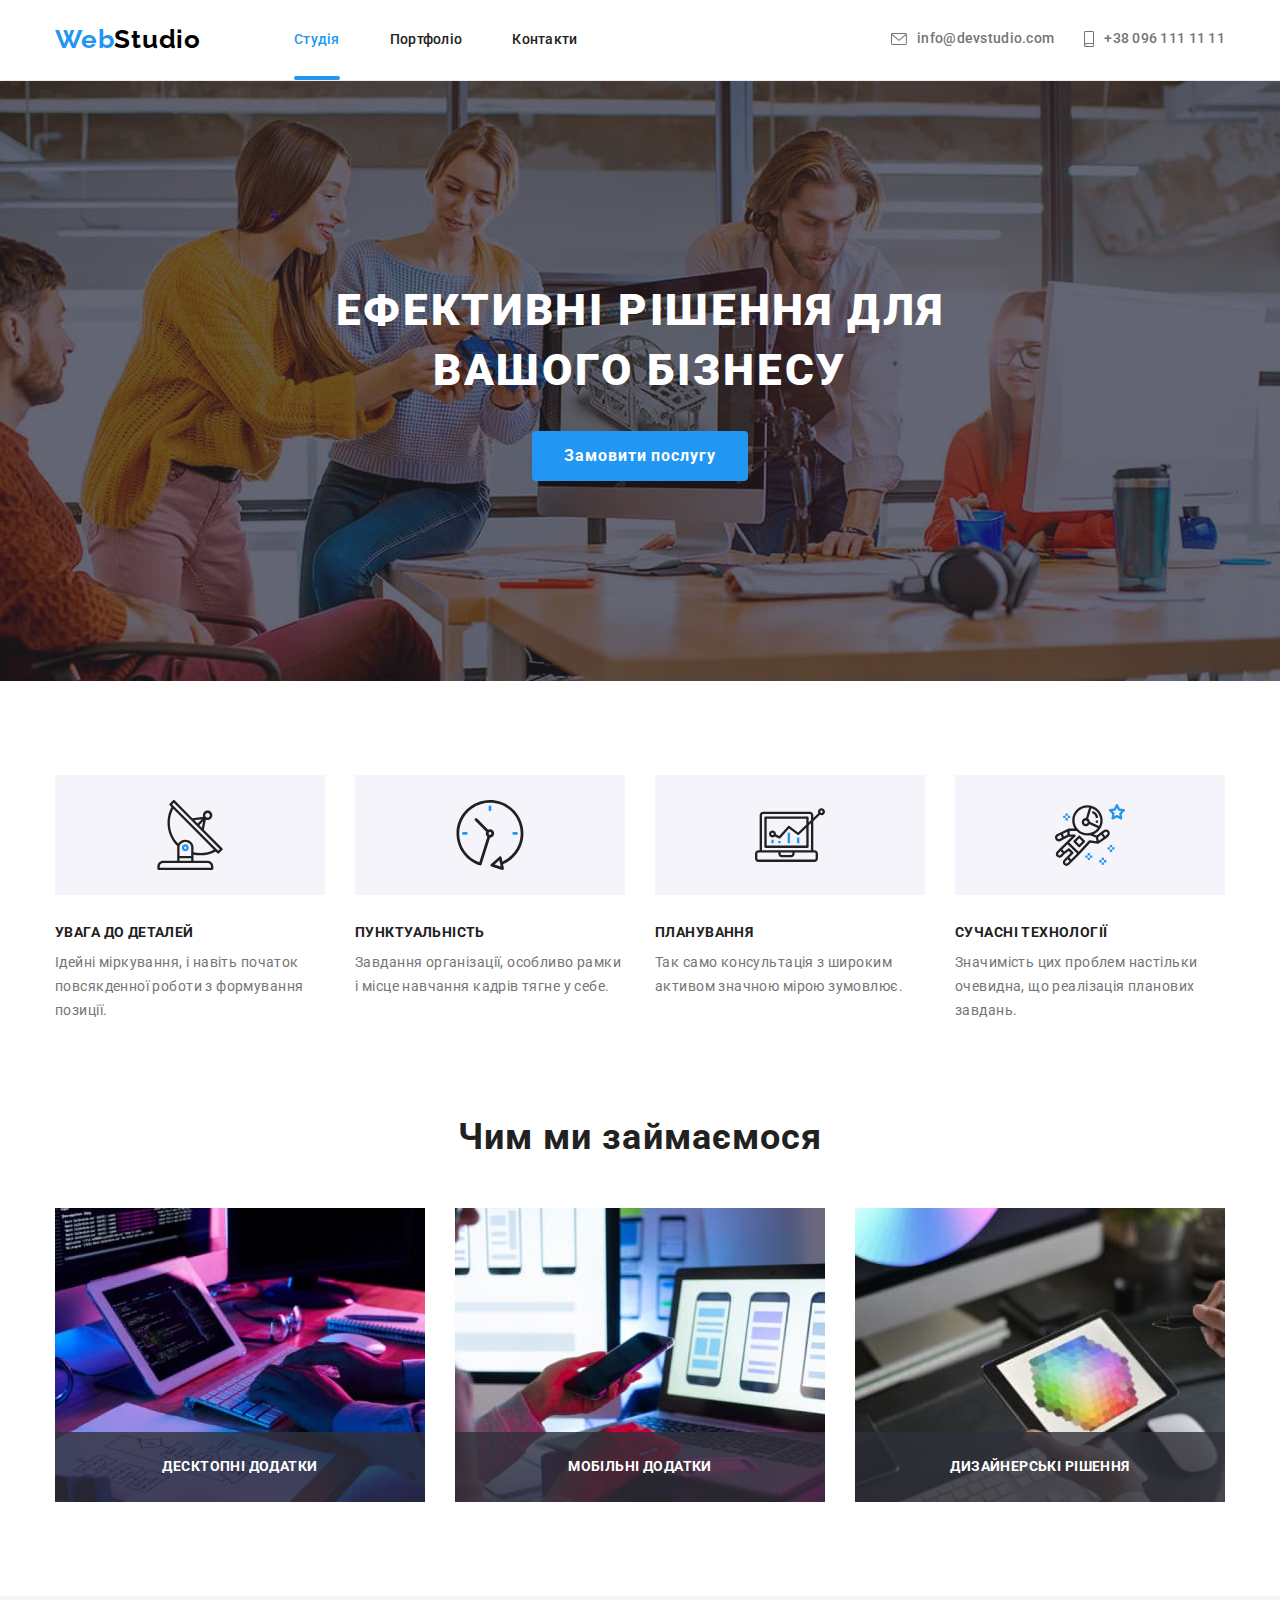
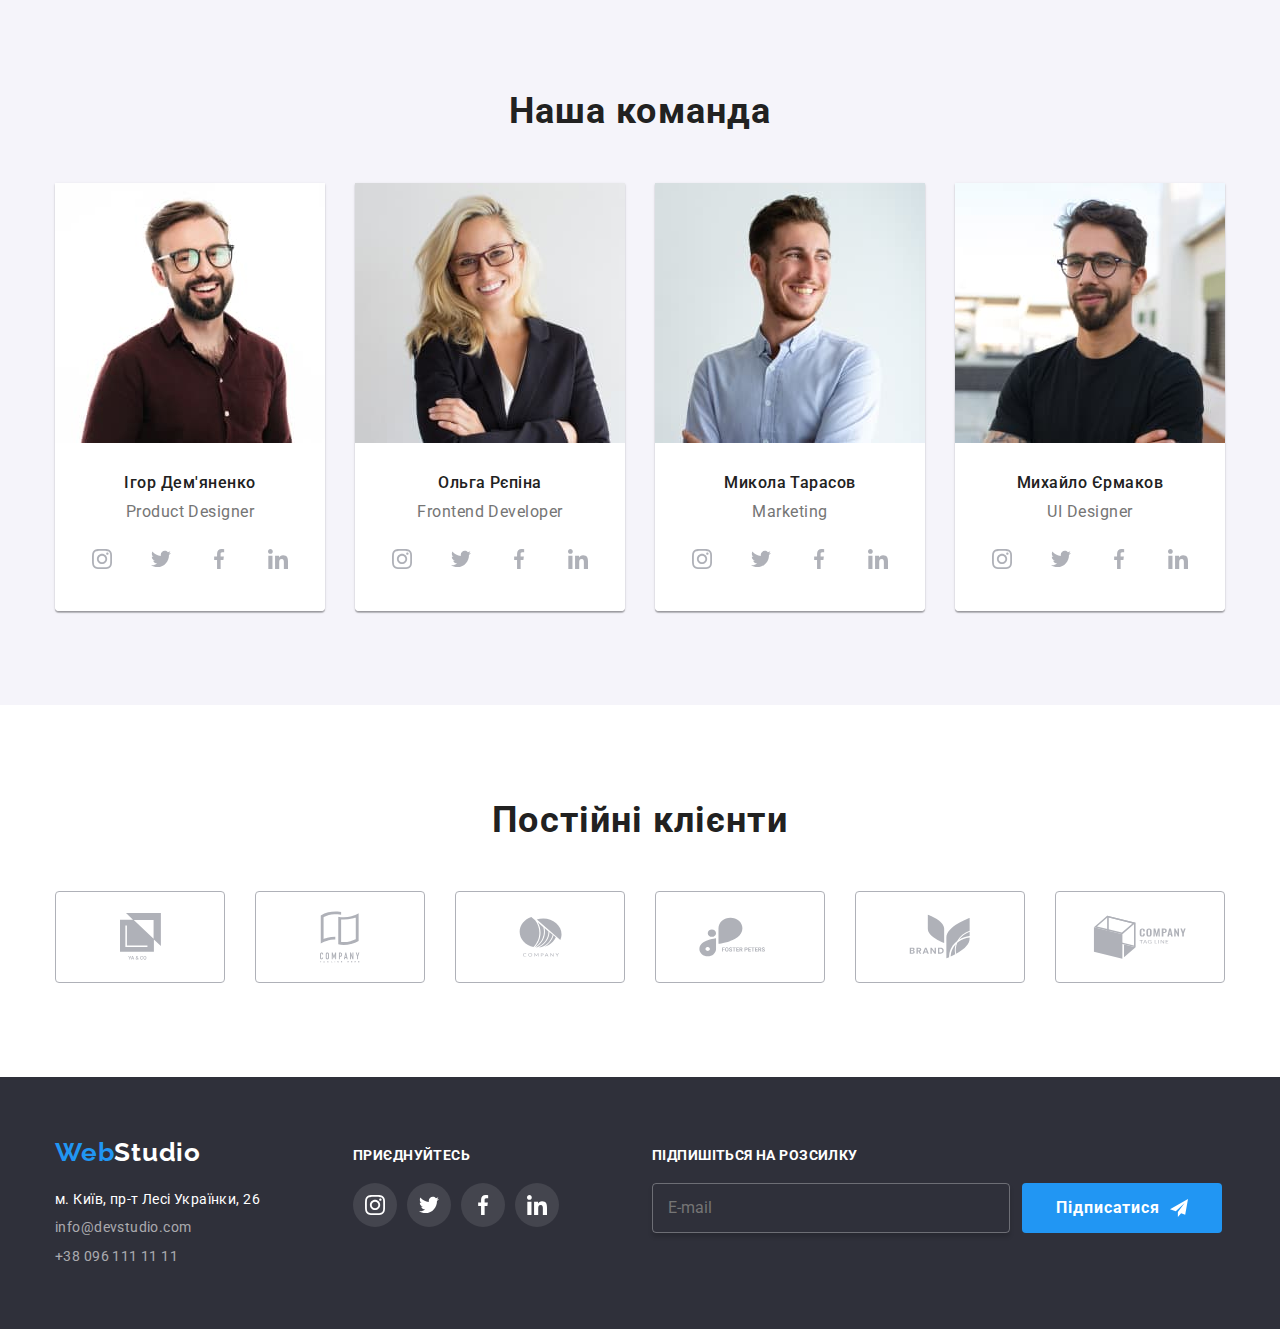
<file: index.html>
<!DOCTYPE html>
<html lang="uk">
  <head>
    <meta charset="UTF-8" />
    <meta http-equiv="X-UA-Compatible" content="IE=edge" />
    <meta name="viewport" content="width=device-width, initial-scale=1.0" />
    <title lang="en">WebStudio</title>
    <link rel="preconnect" href="https://fonts.googleapis.com" />
    <link rel="preconnect" href="https://fonts.gstatic.com" crossorigin />
    <link href="https://fonts.googleapis.com/css2?family=Raleway:wght@700&family=Roboto:wght@400;500;700;900&display=swap" rel="stylesheet" />
    <link rel="stylesheet" href="./css/main.min.css" />
  </head>

  <body>
    <!-- header -->
    <header class="header">
      <div class="header__container container">
        <a class="header__logo logo" href="./index.html" lang="en"><span>Web</span>Studio</a>

        <nav class="header__nav nav">
          <ul class="nav__list">
            <li class="nav__item">
              <a class="nav__link link nav__link--current" href="./index.html">Студія</a>
            </li>
            <li class="nav__item">
              <a class="nav__link link" href="./portfolio.html">Портфоліо</a>
            </li>
            <li class="nav__item">
              <a class="nav__link link" href="">Контакти</a>
            </li>
          </ul>
        </nav>

        <ul class="contacts__list">
          <li class="contacts__item">
            <a class="contacts__link link" href="mailto:info@devstudio.com">
              <svg width="16" height="12" class="contacts__icon">
                <use href="./images/icons.svg#envelope"></use>
              </svg>
              info@devstudio.com
            </a>
          </li>
          <li class="contacts__item">
            <a class="contacts__link link" href="tel:+380961111111">
              <svg width="10" height="16" class="contacts__icon">
                <use href="./images/icons.svg#smartphone"></use>
              </svg>
              +38 096 111 11 11
            </a>
          </li>
        </ul>
      </div>
    </header>

    <main class="main">
      <!-- hero -->
      <section class="hero">
        <div class="hero__container container">
          <h1 class="hero__title">Ефективні рішення для вашого бізнесу</h1>
          <button class="hero__btn btn" type="button" data-modal-open>Замовити послугу</button>
        </div>
      </section>

      <!-- features -->
      <section class="features section">
        <div class="container">
          <h2 class="visually-hidden">Особливості</h2>

          <ul class="features__list">
            <li class="features__item">
              <div class="features__thumb">
                <svg width="70" height="70">
                  <use href="./images/icons.svg#antenna"></use>
                </svg>
              </div>
              <h3 class="features__title subtitle">Увага до деталей</h3>
              <p class="features__descr">Ідейні міркування, і навіть початок повсякденної роботи з формування позиції.</p>
            </li>
            <li class="features__item">
              <div class="features__thumb">
                <svg width="70" height="70">
                  <use href="./images/icons.svg#clock"></use>
                </svg>
              </div>
              <h3 class="features__title subtitle">Пунктуальність</h3>
              <p class="features__descr">Завдання організації, особливо рамки і місце навчання кадрів тягне у себе.</p>
            </li>
            <li class="features__item">
              <div class="features__thumb">
                <svg width="70" height="70">
                  <use href="./images/icons.svg#diagram"></use>
                </svg>
              </div>
              <h3 class="features__title subtitle">Планування</h3>
              <p class="features__descr">Так само консультація з широким активом значною мірою зумовлює.</p>
            </li>
            <li class="features__item">
              <div class="features__thumb">
                <svg width="70" height="70">
                  <use href="./images/icons.svg#astronaut"></use>
                </svg>
              </div>
              <h3 class="features__title subtitle">Сучасні технології</h3>
              <p class="features__descr">Значимість цих проблем настільки очевидна, що реалізація планових завдань.</p>
            </li>
          </ul>
        </div>
      </section>

      <!-- services -->
      <section class="services section">
        <div class="container">
          <h2 class="services__title title">Чим ми займаємося</h2>
          <ul class="services__list">
            <li class="services__item">
              <img src="./images/services-img-1.jpg" alt="набирає код на клавіатурі" width="370" height="294" />
              <div class="services__overlay"><h3 class="services__subtitle subtitle">Десктопні додатки</h3></div>
            </li>
            <li class="services__item">
              <img src="./images/services-img-2.jpg" alt="мобільний телефон у руках" width="370" height="294" />
              <div class="services__overlay"><h3 class="services__subtitle subtitle">Мобільні додатки</h3></div>
            </li>
            <li class="services__item">
              <img src="./images/services-img-3.jpg" alt="візерунок мозаїки на планшеті" width="370" height="294" />
              <div class="services__overlay"><h3 class="services__subtitle subtitle">Дизайнерські рішення</h3></div>
            </li>
          </ul>
        </div>
      </section>

      <!-- team -->
      <section class="team section">
        <div class="team__container container">
          <h2 class="team__title title">Наша команда</h2>
          <ul class="team__list">
            <li class="team__item">
              <img src="./images/team-img-1.jpg" alt="Ігор Дем'яненко" width="270" height="260" />
              <div class="team__wrap">
                <h3 class="team__name">Ігор Дем'яненко</h3>
                <p class="team__text" lang="en">Product Designer</p>

                <ul class="team__socials socials">
                  <li class="socials__item">
                    <a class="socials__link" href="">
                      <svg width="20" height="20">
                        <use href="./images/icons.svg#instagram"></use>
                      </svg>
                    </a>
                  </li>
                  <li class="socials__item">
                    <a class="socials__link" href="">
                      <svg width="20" height="20">
                        <use href="./images/icons.svg#twitter"></use>
                      </svg>
                    </a>
                  </li>
                  <li class="socials__item">
                    <a class="socials__link" href="">
                      <svg width="20" height="20">
                        <use href="./images/icons.svg#facebook"></use>
                      </svg>
                    </a>
                  </li>
                  <li class="socials__item">
                    <a class="socials__link" href="">
                      <svg width="20" height="20">
                        <use href="./images/icons.svg#linkedin"></use>
                      </svg>
                    </a>
                  </li>
                </ul>
              </div>
            </li>
            <li class="team__item">
              <img src="./images/team-img-2.jpg" alt="Ольга Рєпіна" width="270" height="260" />
              <div class="team__wrap">
                <h3 class="team__name">Ольга Рєпіна</h3>
                <p class="team__text" lang="en">Frontend Developer</p>

                <ul class="team__socials socials">
                  <li class="socials__item">
                    <a class="socials__link" href="">
                      <svg width="20" height="20">
                        <use href="./images/icons.svg#instagram"></use>
                      </svg>
                    </a>
                  </li>
                  <li class="socials__item">
                    <a class="socials__link" href="">
                      <svg width="20" height="20">
                        <use href="./images/icons.svg#twitter"></use>
                      </svg>
                    </a>
                  </li>
                  <li class="socials__item">
                    <a class="socials__link" href="">
                      <svg width="20" height="20">
                        <use href="./images/icons.svg#facebook"></use>
                      </svg>
                    </a>
                  </li>
                  <li class="socials__item">
                    <a class="socials__link" href="">
                      <svg width="20" height="20">
                        <use href="./images/icons.svg#linkedin"></use>
                      </svg>
                    </a>
                  </li>
                </ul>
              </div>
            </li>

            <li class="team__item">
              <img src="./images/team-img-3.jpg" alt="Микола Тарасов" width="270" height="260" />
              <div class="team__wrap">
                <h3 class="team__name">Микола Тарасов</h3>
                <p class="team__text" lang="en">Marketing</p>

                <ul class="team__socials socials">
                  <li class="socials__item">
                    <a class="socials__link" href="">
                      <svg width="20" height="20">
                        <use href="./images/icons.svg#instagram"></use>
                      </svg>
                    </a>
                  </li>
                  <li class="socials__item">
                    <a class="socials__link" href="">
                      <svg width="20" height="20">
                        <use href="./images/icons.svg#twitter"></use>
                      </svg>
                    </a>
                  </li>
                  <li class="socials__item">
                    <a class="socials__link" href="">
                      <svg width="20" height="20">
                        <use href="./images/icons.svg#facebook"></use>
                      </svg>
                    </a>
                  </li>
                  <li class="socials__item">
                    <a class="socials__link" href="">
                      <svg width="20" height="20">
                        <use href="./images/icons.svg#linkedin"></use>
                      </svg>
                    </a>
                  </li>
                </ul>
              </div>
            </li>

            <li class="team__item">
              <img src="./images/team-img-4.jpg" alt="Михайло Єрмаков" width="270" height="260" />
              <div class="team__wrap">
                <h3 class="team__name">Михайло Єрмаков</h3>
                <p class="team__text" lang="en">UI Designer</p>

                <ul class="team__socials socials">
                  <li class="socials__item">
                    <a class="socials__link" href="">
                      <svg width="20" height="20">
                        <use href="./images/icons.svg#instagram"></use>
                      </svg>
                    </a>
                  </li>
                  <li class="socials__item">
                    <a class="socials__link" href="">
                      <svg width="20" height="20">
                        <use href="./images/icons.svg#twitter"></use>
                      </svg>
                    </a>
                  </li>
                  <li class="socials__item">
                    <a class="socials__link" href="">
                      <svg width="20" height="20">
                        <use href="./images/icons.svg#facebook"></use>
                      </svg>
                    </a>
                  </li>
                  <li class="socials__item">
                    <a class="socials__link" href="">
                      <svg width="20" height="20">
                        <use href="./images/icons.svg#linkedin"></use>
                      </svg>
                    </a>
                  </li>
                </ul>
              </div>
            </li>
          </ul>
        </div>
      </section>
    </main>

    <!-- clients -->
    <section class="clients section">
      <div class="clients__container container">
        <h2 class="clients__title title">Постійні клієнти</h2>
        <ul class="clients__list">
          <li class="clients__item">
            <a href="" class="clients__link">
              <svg width="41" height="47">
                <use href="./images/icons.svg#yaco"></use>
              </svg>
            </a>
          </li>
          <li class="clients__item">
            <a href="" class="clients__link">
              <svg width="40" height="52">
                <use href="./images/icons.svg#tagline"></use>
              </svg>
            </a>
          </li>
          <li class="clients__item">
            <a href="" class="clients__link">
              <svg width="43" height="51">
                <use href="./images/icons.svg#company"></use>
              </svg>
            </a>
          </li>
          <li class="clients__item">
            <a href="" class="clients__link">
              <svg width="84" height="40">
                <use href="./images/icons.svg#fosterpeter"></use>
              </svg>
            </a>
          </li>
          <li class="clients__item">
            <a href="" class="clients__link">
              <svg width="62" height="45">
                <use href="./images/icons.svg#brand"></use>
              </svg>
            </a>
          </li>
          <li class="clients__item">
            <a href="" class="clients__link">
              <svg width="94" height="44">
                <use href="./images/icons.svg#company-box"></use>
              </svg>
            </a>
          </li>
        </ul>
      </div>
    </section>

    <!-- footer -->
    <footer class="footer">
      <div class="footer__container container">
        <div class="footer__wrap">
          <a class="footer__logo logo" href="/" lang="en"><span>Web</span>Studio</a>
          <address class="footer__address address">
            <ul class="address__list">
              <li class="address__item">
                <a class="address__link link address__link--white" href="" rel="noopener nofollow noreferrer">м. Київ, пр-т Лесі Українки, 26</a>
              </li>
              <li class="address__item">
                <a class="address__link link" href="mailto:info@devstudio.com">info@devstudio.com</a>
              </li>
              <li class="address__item">
                <a class="address__link link" href="tel:+380961111111">+38 096 111 11 11</a>
              </li>
            </ul>
          </address>
        </div>

        <div class="footer__wrap join">
          <b class="join__text">Приєднуйтесь</b>

          <ul class="join__socials socials">
            <li class="socials__item">
              <a class="socials__link join__link" href="">
                <svg width="20" height="20">
                  <use href="./images/icons.svg#instagram"></use>
                </svg>
              </a>
            </li>
            <li class="socials__item">
              <a class="socials__link join__link" href="">
                <svg width="20" height="20">
                  <use href="./images/icons.svg#twitter"></use>
                </svg>
              </a>
            </li>
            <li class="socials__item">
              <a class="socials__link join__link" href="">
                <svg width="20" height="20">
                  <use href="./images/icons.svg#facebook"></use>
                </svg>
              </a>
            </li>
            <li class="socials__item">
              <a class="socials__link join__link" href="">
                <svg width="20" height="20">
                  <use href="./images/icons.svg#linkedin"></use>
                </svg>
              </a>
            </li>
          </ul>
        </div>

        <div class="footer__subscribe subscribe">
          <b class="subscribe__text">Підпишіться на розсилку</b>
          <form class="subscribe__form">
            <input class="subscribe__input" type="email" placeholder="E-mail" />
            <button class="subscribe__btn btn" type="submit">Підписатися</button>
          </form>
        </div>
      </div>
    </footer>

    <!-- modal -->
    <div class="backdrop is-hidden" data-modal>
      <div class="modal">
        <button class="modal__close-btn" type="button" data-modal-close>
          <svg class="modal__close-icon" width="18" height="18"><use href="./images/icons.svg#close"></use></svg>
        </button>
        <p class="modal__title">Залиште свої дані, ми вам передзвонимо</p>

        <form class="modal__form form-massage" autocomplete="off">
          <div class="form-massage__field">
            <label class="form-massage__label" for="user-name">Ім'я </label>
            <div class="form-massage__wrap">
              <input class="form-massage__input" type="text" name="user-name" id="user-name" required />
              <svg class="form-massage__icon" width="18" height="18">
                <use href="./images/icons.svg#form-person"></use>
              </svg>
            </div>
          </div>

          <div class="form-massage__field">
            <label class="form-massage__label" for="user-tel">Телефон</label>
            <div class="form-massage__wrap">
              <input class="form-massage__input" type="tel" name="user-tel" id="user-tel" required />
              <svg class="form-massage__icon" width="18" height="18">
                <use href="./images/icons.svg#form-phone"></use>
              </svg>
            </div>
          </div>

          <div class="form-massage__field">
            <label class="form-massage__label" for="user-email">Пошта</label>
            <div class="form-massage__wrap">
              <input class="form-massage__input" type="email" name="user-email" id="user-email" required />
              <svg class="form-massage__icon" width="18" height="18">
                <use href="./images/icons.svg#form-email"></use>
              </svg>
            </div>
          </div>

          <div class="form-massage__field form-massage__field--end">
            <label class="form-massage__label" for="modal-text">Коментар</label>
            <textarea class="form-massage__textarea" rows="6" name="modal-text" placeholder="Введіть текст" id="modal-text"></textarea>
          </div>

          <label class="form-massage__check-label">
            <input class="visually-hidden form-massage__input-check" type="checkbox" name="privacy" />
            <svg class="form-massage__check-icon" width="16" height="15">
              <use href="./images/icons.svg#check"></use>
            </svg>
            Погоджуюся з розсилкою та приймаю&nbsp; <a href="">Умови договору</a>
          </label>

          <button type="submit" class="btn form-massage__modal-btn">Відправити</button>
        </form>
      </div>
    </div>
    <script src="./js/modal.js"></script>
  </body>
</html>
</file>
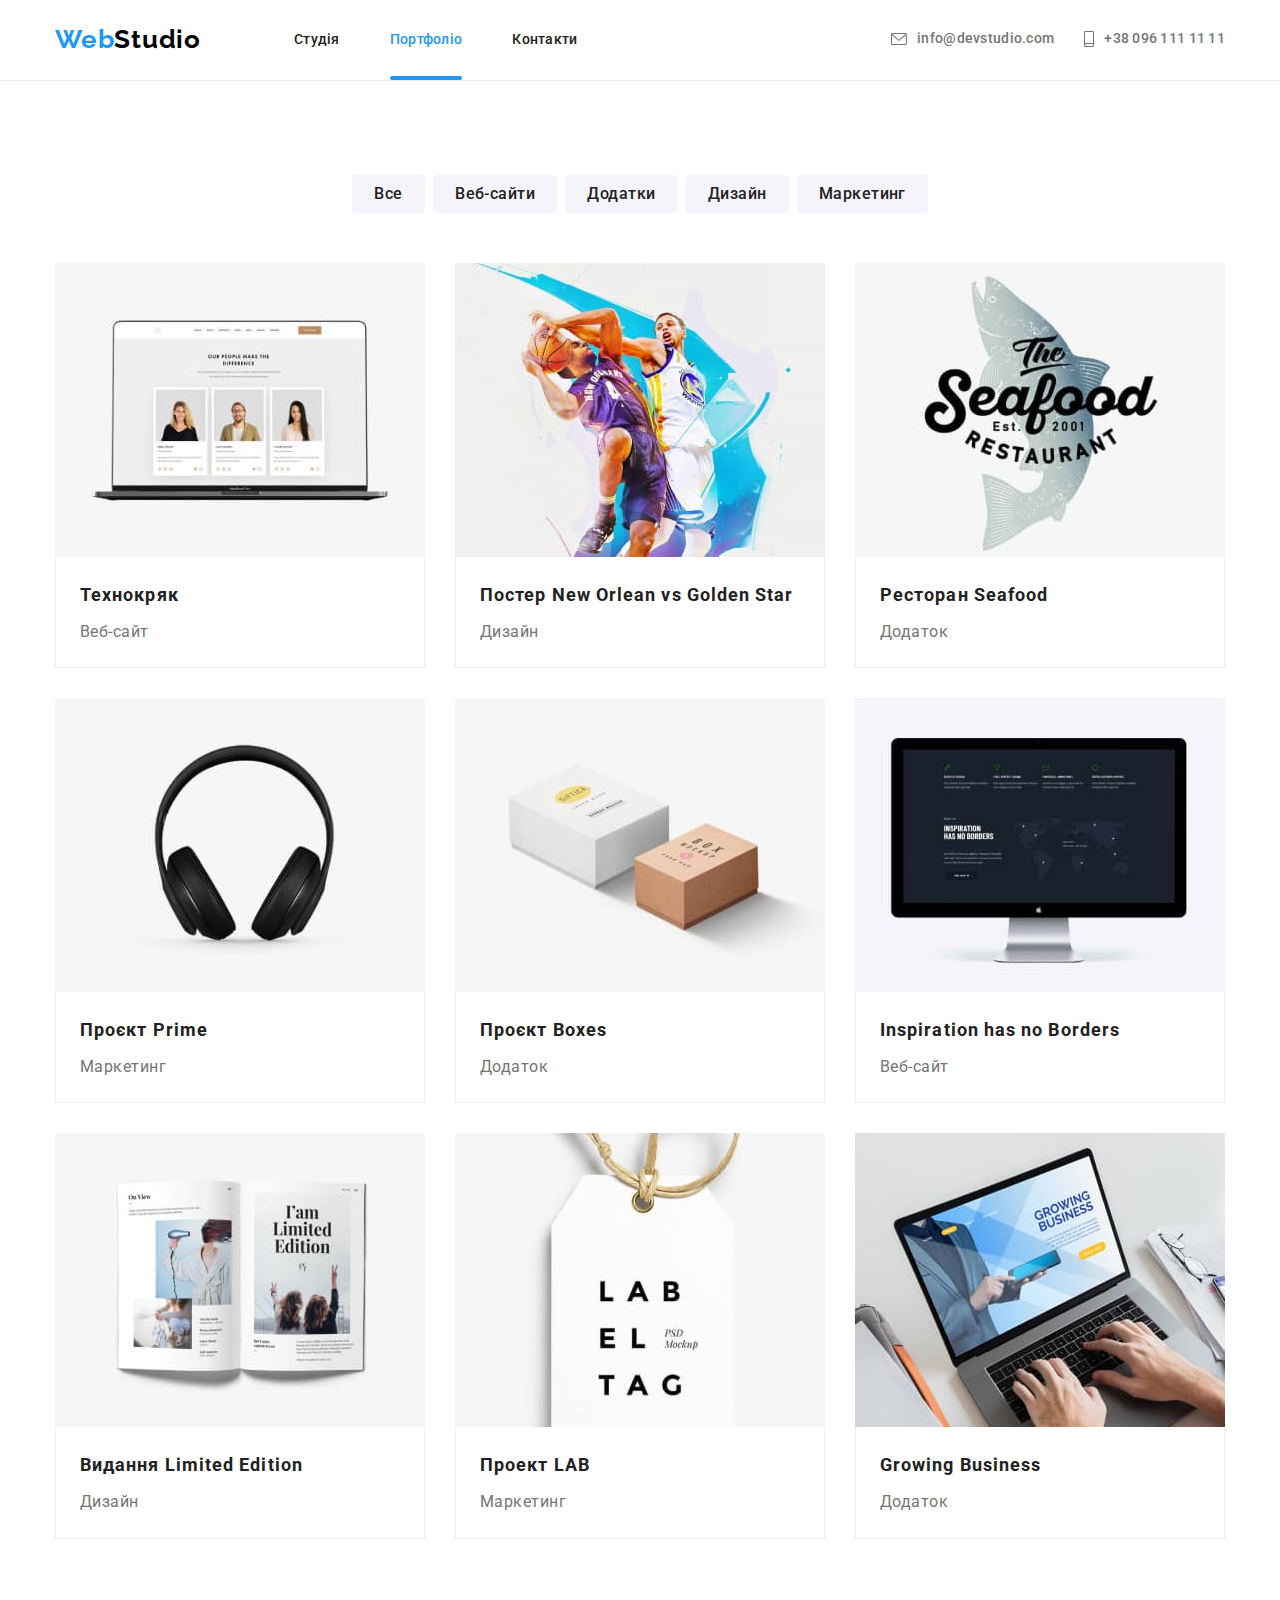
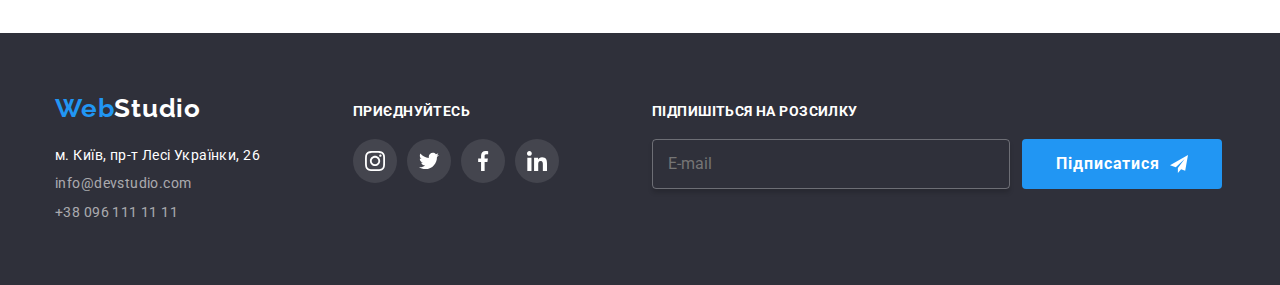
<file: portfolio.html>
<!DOCTYPE html>
<html lang="uk">
  <head>
    <meta charset="UTF-8" />
    <meta http-equiv="X-UA-Compatible" content="IE=edge" />
    <meta name="viewport" content="width=device-width, initial-scale=1.0" />
    <title lang="en">Portfolio</title>
    <link rel="preconnect" href="https://fonts.googleapis.com" />
    <link rel="preconnect" href="https://fonts.gstatic.com" crossorigin />
    <link href="https://fonts.googleapis.com/css2?family=Raleway:wght@700&family=Roboto:wght@400;500;700;900&display=swap" rel="stylesheet" />
    <link rel="stylesheet" href="./css/main.min.css" />
  </head>

  <body>
    <!-- header -->
    <header class="header">
      <div class="header__container container">
        <a class="header__logo logo" href="./index.html" lang="en"><span>Web</span>Studio</a>

        <nav class="header__nav nav">
          <ul class="nav__list">
            <li class="nav__item">
              <a class="nav__link link" href="./index.html">Студія</a>
            </li>
            <li class="nav__item">
              <a class="nav__link link nav__link--current" href="./portfolio.html">Портфоліо</a>
            </li>
            <li class="nav__item">
              <a class="nav__link link" href="">Контакти</a>
            </li>
          </ul>
        </nav>

        <ul class="contacts__list">
          <li class="contacts__item">
            <a class="contacts__link link" href="mailto:info@devstudio.com">
              <svg width="16" height="12" class="contacts__icon">
                <use href="./images/icons.svg#envelope"></use>
              </svg>
              info@devstudio.com
            </a>
          </li>
          <li class="contacts__item">
            <a class="contacts__link link" href="tel:+380961111111">
              <svg width="10" height="16" class="contacts__icon">
                <use href="./images/icons.svg#smartphone"></use>
              </svg>
              +38 096 111 11 11
            </a>
          </li>
        </ul>
      </div>
    </header>

    <main class="main">
      <!-- portfolio -->
      <section class="portfolio section">
        <div class="container">
          <h1 class="visually-hidden">Портфоліо</h1>

          <ul class="filter__list">
            <li class="filter__item"><button class="filter__btn btn" type="button">Все</button></li>
            <li class="filter__item"><button class="filter__btn btn" type="button">Веб-сайти</button></li>
            <li class="filter__item"><button class="filter__btn btn" type="button">Додатки</button></li>
            <li class="filter__item"><button class="filter__btn btn" type="button">Дизайн</button></li>
            <li class="filter__item"><button class="filter__btn btn" type="button">Маркетинг</button></li>
          </ul>

          <ul class="gallery__list">
            <li class="gallery__item">
              <a class="gallery__link link" href="">
                <div class="gallery__top-wrap">
                  <img src="./images/gallery-img-1.jpg" alt="Монітор комп'ютера" width="370" height="294" />
                  <p class="gallery__overlay">
                    Ресурс пропонує комплексні пропозиції з різним рівнем функціоналу та сервісів. Все це дозволить відвідувачу отримати вичерпні відомості про компанію чи приватну особу.
                  </p>
                </div>
                <div class="gallery__wrap">
                  <h2 class="gallery__title">Технокряк</h2>
                  <p class="gallery__text">Веб-сайт</p>
                </div>
              </a>
            </li>
            <li class="gallery__item">
              <a class="gallery__link link" href="">
                <div class="gallery__top-wrap">
                  <img src="./images/gallery-img-2.jpg" alt="Два баскетболіста гуляють в баскетбол" width="370" height="294" />
                  <p class="gallery__overlay">
                    Ресурс пропонує комплексні пропозиції з різним рівнем функціоналу та сервісів. Все це дозволить відвідувачу отримати вичерпні відомості про компанію чи приватну особу.
                  </p>
                </div>
                <div class="gallery__wrap">
                  <h2 class="gallery__title">Постер <span lang="en">New Orlean vs Golden Star</span></h2>
                  <p class="gallery__text">Дизайн</p>
                </div>
              </a>
            </li>
            <li class="gallery__item">
              <a class="gallery__link link" href="">
                <div class="gallery__top-wrap">
                  <img src="./images/gallery-img-3.jpg" alt="Логотип ресторану" width="370" height="294" />
                  <p class="gallery__overlay">
                    Ресурс пропонує комплексні пропозиції з різним рівнем функціоналу та сервісів. Все це дозволить відвідувачу отримати вичерпні відомості про компанію чи приватну особу.
                  </p>
                </div>
                <div class="gallery__wrap">
                  <h2 class="gallery__title">Ресторан <span lang="en">Seafood</span></h2>
                  <p class="gallery__text">Додаток</p>
                </div>
              </a>
            </li>
            <li class="gallery__item">
              <a class="gallery__link link" href="">
                <div class="gallery__top-wrap">
                  <img src="./images/gallery-img-4.jpg" alt="Навушники" width="370" height="294" />
                  <p class="gallery__overlay">
                    Ресурс пропонує комплексні пропозиції з різним рівнем функціоналу та сервісів. Все це дозволить відвідувачу отримати вичерпні відомості про компанію чи приватну особу.
                  </p>
                </div>
                <div class="gallery__wrap">
                  <h2 class="gallery__title">Проєкт <span lang="en">Prime</span></h2>
                  <p class="gallery__text">Маркетинг</p>
                </div>
              </a>
            </li>
            <li class="gallery__item">
              <a class="gallery__link link" href="">
                <div class="gallery__top-wrap">
                  <img src="./images/gallery-img-5.jpg" alt="Дві коробки" width="370" height="294" />
                  <p class="gallery__overlay">
                    Ресурс пропонує комплексні пропозиції з різним рівнем функціоналу та сервісів. Все це дозволить відвідувачу отримати вичерпні відомості про компанію чи приватну особу.
                  </p>
                </div>
                <div class="gallery__wrap">
                  <h2 class="gallery__title">Проєкт <span lang="en">Boxes</span></h2>
                  <p class="gallery__text">Додаток</p>
                </div>
              </a>
            </li>
            <li class="gallery__item">
              <a class="gallery__link link" href="">
                <div class="gallery__top-wrap">
                  <img src="./images/gallery-img-6.jpg" alt="Монітор" width="370" height="294" />
                  <p class="gallery__overlay">
                    Ресурс пропонує комплексні пропозиції з різним рівнем функціоналу та сервісів. Все це дозволить відвідувачу отримати вичерпні відомості про компанію чи приватну особу.
                  </p>
                </div>
                <div class="gallery__wrap">
                  <h2 class="gallery__title" lang="en">Inspiration has no Borders</h2>
                  <p class="gallery__text">Веб-сайт</p>
                </div>
              </a>
            </li>
            <li class="gallery__item">
              <a class="gallery__link link" href="">
                <div class="gallery__top-wrap">
                  <img src="./images/gallery-img-7.jpg" alt="Відкрита книга" width="370" height="294" />
                  <p class="gallery__overlay">
                    Ресурс пропонує комплексні пропозиції з різним рівнем функціоналу та сервісів. Все це дозволить відвідувачу отримати вичерпні відомості про компанію чи приватну особу.
                  </p>
                </div>
                <div class="gallery__wrap">
                  <h2 class="gallery__title">Видання <span lang="en">Limited Edition</span></h2>
                  <p class="gallery__text">Дизайн</p>
                </div>
              </a>
            </li>
            <li class="gallery__item">
              <a class="gallery__link link" href="">
                <div class="gallery__top-wrap">
                  <img src="./images/gallery-img-8.jpg" alt="Бирка" width="370" height="294" />
                  <p class="gallery__overlay">
                    Ресурс пропонує комплексні пропозиції з різним рівнем функціоналу та сервісів. Все це дозволить відвідувачу отримати вичерпні відомості про компанію чи приватну особу.
                  </p>
                </div>
                <div class="gallery__wrap">
                  <h2 class="gallery__title">Проект <span>LAB</span></h2>
                  <p class="gallery__text">Маркетинг</p>
                </div>
              </a>
            </li>
            <li class="gallery__item">
              <a class="gallery__link link" href="">
                <div class="gallery__top-wrap">
                  <img src="./images/gallery-img-9.jpg" alt="Ноутбук" width="370" height="294" />
                  <p class="gallery__overlay">
                    Ресурс пропонує комплексні пропозиції з різним рівнем функціоналу та сервісів. Все це дозволить відвідувачу отримати вичерпні відомості про компанію чи приватну особу.
                  </p>
                </div>
                <div class="gallery__wrap">
                  <h2 class="gallery__title" lang="en">Growing Business</h2>
                  <p class="gallery__text">Додаток</p>
                </div>
              </a>
            </li>
          </ul>
        </div>
      </section>
    </main>
    <!-- footer -->
    <!-- footer -->
    <footer class="footer">
      <div class="footer__container container">
        <div class="footer__wrap">
          <a class="footer__logo logo" href="/" lang="en"><span>Web</span>Studio</a>
          <address class="footer__address address">
            <ul class="address__list">
              <li class="address__item">
                <a class="address__link link address__link--white" href="" rel="noopener nofollow noreferrer">м. Київ, пр-т Лесі Українки, 26</a>
              </li>
              <li class="address__item">
                <a class="address__link link" href="mailto:info@devstudio.com">info@devstudio.com</a>
              </li>
              <li class="address__item">
                <a class="address__link link" href="tel:+380961111111">+38 096 111 11 11</a>
              </li>
            </ul>
          </address>
        </div>

        <div class="footer__wrap join">
          <b class="join__text">Приєднуйтесь</b>

          <ul class="join__socials socials">
            <li class="socials__item">
              <a class="socials__link join__link" href="">
                <svg width="20" height="20">
                  <use href="./images/icons.svg#instagram"></use>
                </svg>
              </a>
            </li>
            <li class="socials__item">
              <a class="socials__link join__link" href="">
                <svg width="20" height="20">
                  <use href="./images/icons.svg#twitter"></use>
                </svg>
              </a>
            </li>
            <li class="socials__item">
              <a class="socials__link join__link" href="">
                <svg width="20" height="20">
                  <use href="./images/icons.svg#facebook"></use>
                </svg>
              </a>
            </li>
            <li class="socials__item">
              <a class="socials__link join__link" href="">
                <svg width="20" height="20">
                  <use href="./images/icons.svg#linkedin"></use>
                </svg>
              </a>
            </li>
          </ul>
        </div>

        <div class="footer__subscribe subscribe">
          <b class="subscribe__text">Підпишіться на розсилку</b>
          <form class="subscribe__form">
            <input class="subscribe__input" type="email" placeholder="E-mail" />
            <button class="subscribe__btn btn" type="submit">Підписатися</button>
          </form>
        </div>
      </div>
    </footer>
  </body>
</html>
</file>
<file: css/main.min.css>
:root{--primary-text-color: #757575;--title-text-color: #212121;--accent-color: #2196f3;--primary-font-size: 14px;--primary-letter-spacing: 0.03em;--timing-function: cubic-bezier(0.4, 0, 0.2, 1)}/*! modern-normalize v1.1.0 | MIT License | https://github.com/sindresorhus/modern-normalize */*,::before,::after{-webkit-box-sizing:border-box;box-sizing:border-box}html{line-height:1.15;-webkit-text-size-adjust:100%;-moz-tab-size:4;-o-tab-size:4;tab-size:4}body{margin:0;font-family:system-ui,-apple-system,"Segoe UI",Roboto,Helvetica,Arial,sans-serif,"Apple Color Emoji","Segoe UI Emoji"}hr{height:0;color:inherit}abbr[title]{-webkit-text-decoration:underline dotted;text-decoration:underline dotted}b,strong{font-weight:bolder}code,kbd,samp,pre{font-family:ui-monospace,SFMono-Regular,Consolas,"Liberation Mono",Menlo,monospace;font-size:1em}small{font-size:80%}sub,sup{font-size:75%;line-height:0;position:relative;vertical-align:baseline}sub{bottom:-0.25em}sup{top:-0.5em}table{text-indent:0;border-color:inherit}button,input,optgroup,select,textarea{font-family:inherit;font-size:100%;line-height:1.15;margin:0}button,select{text-transform:none}button,[type=button],[type=reset],[type=submit]{-webkit-appearance:button}::-moz-focus-inner{border-style:none;padding:0}:-moz-focusring{outline:1px dotted ButtonText}:-moz-ui-invalid{box-shadow:none}legend{padding:0}progress{vertical-align:baseline}::-webkit-inner-spin-button,::-webkit-outer-spin-button{height:auto}[type=search]{-webkit-appearance:textfield;outline-offset:-2px}::-webkit-search-decoration{-webkit-appearance:none}::-webkit-file-upload-button{-webkit-appearance:button;font:inherit}summary{display:list-item}p,h1,h2,h3,h4,h5,h6{margin:0}ul{margin:0;padding:0;list-style:none}button{cursor:pointer}img{display:block;max-width:100%}address{font-style:normal}body{font-family:"Roboto",sans-serif;color:var(--primary-text-color);background-color:#fff}.section{padding-top:94px;padding-bottom:94px}.link{color:currentColor;text-decoration:none}.visually-hidden{position:absolute;white-space:nowrap;width:1px;height:1px;overflow:hidden;border:0;padding:0;clip:rect(0 0 0 0);-webkit-clip-path:inset(50%);clip-path:inset(50%);margin:-1px}.logo{font-family:"Raleway",sans-serif;font-weight:700;font-size:26px;line-height:1.19;letter-spacing:var(--primary-letter-spacing);text-decoration:none}.logo span{color:var(--accent-color)}.header__logo{margin-right:93px;color:#000}.footer__logo{display:inline-block;margin-bottom:20px;color:#fff}.container{width:1200px;padding-left:15px;padding-right:15px;margin:0 auto}.title{margin-bottom:50px;text-align:center;font-weight:700;font-size:36px;line-height:1.17;letter-spacing:var(--primary-letter-spacing);color:var(--title-text-color)}.subtitle{font-weight:700;font-size:var(--primary-font-size);line-height:1.14;letter-spacing:var(--primary-letter-spacing);text-transform:uppercase}.btn{border:none;border-radius:4px;font-size:16px}.btn:hover,.btn:focus{background-color:#188ce8}.socials{display:-webkit-box;display:-ms-flexbox;display:flex}.socials__link{width:44px;height:44px;display:-webkit-box;display:-ms-flexbox;display:flex;-webkit-box-align:center;-ms-flex-align:center;align-items:center;-webkit-box-pack:center;-ms-flex-pack:center;justify-content:center;border-radius:50%;-webkit-transition:background-color 250ms var(--timing-function),fill 250ms var(--timing-function);transition:background-color 250ms var(--timing-function),fill 250ms var(--timing-function);fill:#afb1b8}.socials__link:hover,.socials__link:focus{background-color:var(--accent-color);fill:#fff}.backdrop{position:fixed;top:0;left:0;width:100%;height:100%;background-color:rgba(0,0,0,.2);-webkit-transition:opacity 250ms var(--timing-function),visibility 250ms var(--timing-function);transition:opacity 250ms var(--timing-function),visibility 250ms var(--timing-function)}.modal{position:absolute;top:50%;left:50%;-webkit-transform:translate(-50%, -50%) rotate(0) scale(1);transform:translate(-50%, -50%) rotate(0) scale(1);width:528px;min-height:581px;padding:40px;border-radius:4px;background-color:#fff;-webkit-box-shadow:0px 1px 3px rgba(0,0,0,.12),0px 1px 1px rgba(0,0,0,.14),0px 2px 1px rgba(0,0,0,.2);box-shadow:0px 1px 3px rgba(0,0,0,.12),0px 1px 1px rgba(0,0,0,.14),0px 2px 1px rgba(0,0,0,.2);-webkit-transition:-webkit-transform 250ms var(--timing-function);transition:-webkit-transform 250ms var(--timing-function);transition:transform 250ms var(--timing-function);transition:transform 250ms var(--timing-function), -webkit-transform 250ms var(--timing-function);-webkit-transform-origin:top left;transform-origin:top left}.backdrop.is-hidden .modal{-webkit-transform:translate(-50%, -50%) rotate(90deg) scale(0.5);transform:translate(-50%, -50%) rotate(90deg) scale(0.5)}.is-hidden{visibility:hidden;opacity:0;pointer-events:none}.modal__close-btn{position:absolute;top:8px;right:8px;width:30px;height:30px;display:-webkit-box;display:-ms-flexbox;display:flex;-webkit-box-align:center;-ms-flex-align:center;align-items:center;-webkit-box-pack:center;-ms-flex-pack:center;justify-content:center;border:1px solid rgba(0,0,0,.1);border-radius:50%;background-color:#fff;color:#000;padding:0;-webkit-transition:color 250ms var(--timing-function);transition:color 250ms var(--timing-function)}.modal__close-btn:hover,.modal__close-btn:focus{color:var(--accent-color)}.modal__close-icon{fill:currentColor}.no-scroll{overflow:hidden}.modal__title{margin-bottom:12px;font-weight:700;font-size:20px;line-height:1.15;letter-spacing:var(--primary-letter-spacing);color:var(--title-text-color)}.form-massage__field{margin-bottom:10px}.form-massage__field--end{margin-bottom:20px}.form-massage__label{display:block;margin-bottom:4px;font-weight:400;font-size:12px;line-height:1.17;letter-spacing:.01em}.form-massage__wrap{position:relative}.form-massage__input{width:100%;height:40px;padding-left:42px;border:1px solid rgba(33,33,33,.2);border-radius:4px;outline:none;font-size:var(--primary-font-size);color:inherit;-webkit-transition:border-color 250ms var(--timing-function),outline 250ms var(--timing-function);transition:border-color 250ms var(--timing-function),outline 250ms var(--timing-function)}.form-massage__input:focus{outline:1px solid var(--accent-color);border-color:var(--accent-color)}.form-massage__icon{position:absolute;left:14px;top:50%;-webkit-transform:translateY(-50%);transform:translateY(-50%);-webkit-transition:fill 250ms var(--timing-function);transition:fill 250ms var(--timing-function)}.form-massage__input:focus+.form-massage__icon{fill:var(--accent-color)}.form-massage__textarea{width:100%;padding:12px 16px;border:1px solid rgba(33,33,33,.2);border-radius:4px;resize:none;color:inherit;font-size:var(--primary-font-size);-webkit-transition:border-color 250ms var(--timing-function),outline 250ms var(--timing-function);transition:border-color 250ms var(--timing-function),outline 250ms var(--timing-function)}.form-massage__textarea:focus{outline:1px solid var(--accent-color);border-color:var(--accent-color)}.form-massage__textarea::-webkit-input-placeholder{font-size:12px;line-height:1.17;letter-spacing:.01em;color:rgba(117,117,117,.5)}.form-massage__textarea::-moz-placeholder{font-size:12px;line-height:1.17;letter-spacing:.01em;color:rgba(117,117,117,.5)}.form-massage__textarea:-ms-input-placeholder{font-size:12px;line-height:1.17;letter-spacing:.01em;color:rgba(117,117,117,.5)}.form-massage__textarea::-ms-input-placeholder{font-size:12px;line-height:1.17;letter-spacing:.01em;color:rgba(117,117,117,.5)}.form-massage__textarea::placeholder{font-size:12px;line-height:1.17;letter-spacing:.01em;color:rgba(117,117,117,.5)}.form-massage__privacy{margin-bottom:30px}.form-massage__check-label{display:-webkit-box;display:-ms-flexbox;display:flex;-webkit-box-align:center;-ms-flex-align:center;align-items:center;margin-bottom:30px;font-weight:400;font-size:var(--primary-font-size);line-height:1.71;letter-spacing:var(--primary-letter-spacing)}.form-massage__check-label a{color:var(--accent-color)}.form-massage__check-icon{display:inline-block;width:16px;height:15px;margin-right:7px;border:2px solid #212121;border-radius:2px;fill:rgba(0,0,0,0);-webkit-transition:fill 250ms var(--timing-function),background-color 250ms var(--timing-function);transition:fill 250ms var(--timing-function),background-color 250ms var(--timing-function)}.form-massage__input-check:checked+.form-massage__check-icon{border-color:rgba(0,0,0,0);background-color:var(--accent-color);fill:#fff}.form-massage__modal-btn{min-width:200px;display:block;margin:0 auto;padding:10px;font-weight:700;font-size:16px;line-height:1.9;letter-spacing:.06em;color:#fff;background-color:var(--accent-color);-webkit-box-shadow:0px 4px 4px rgba(0,0,0,.15);box-shadow:0px 4px 4px rgba(0,0,0,.15)}.header{padding-top:24px;padding-bottom:25px;border-bottom:1px solid #ececec}.header__container{display:-webkit-box;display:-ms-flexbox;display:flex;-webkit-box-align:center;-ms-flex-align:center;align-items:center}.nav__list{display:-webkit-box;display:-ms-flexbox;display:flex}.nav__link{position:relative;font-weight:500;font-size:var(--primary-font-size);line-height:1.14;letter-spacing:.02em;color:#212121;-webkit-transition:color 250ms var(--timing-function);transition:color 250ms var(--timing-function)}.nav__link:hover,.nav__link:focus{color:var(--accent-color)}.nav__link--current{color:var(--accent-color)}.nav__link--current:after{content:"";position:absolute;width:100%;height:4px;background-color:var(--accent-color);border-radius:2px;left:0;bottom:-33px}.nav__item:not(:last-child){margin-right:50px}.contacts__list{display:-webkit-box;display:-ms-flexbox;display:flex;margin-left:auto}.contacts__icon{margin-right:10px;fill:currentColor}.contacts__item:not(:last-child){margin-right:30px}.contacts__link{display:-webkit-box;display:-ms-flexbox;display:flex;-webkit-box-align:center;-ms-flex-align:center;align-items:center;font-weight:500;font-size:var(--primary-font-size);line-height:1.14;letter-spacing:.02em;-webkit-transition:color 250ms var(--timing-function);transition:color 250ms var(--timing-function)}.contacts__link:hover,.contacts__link:focus{color:var(--accent-color)}.hero{max-width:1600px;min-height:600px;padding:200px 0;margin:0 auto;background-color:#2f303a;background-image:-webkit-gradient(linear, left top, right top, from(rgba(47, 48, 58, 0.4)), to(rgba(47, 48, 58, 0.4))),url("../images/hero-bg.jpg");background-image:linear-gradient(to right, rgba(47, 48, 58, 0.4), rgba(47, 48, 58, 0.4)),url("../images/hero-bg.jpg");background-repeat:no-repeat;background-position:center;background-size:cover}.hero__title{max-width:700px;margin:0 auto;margin-bottom:30px;text-align:center;font-weight:900;font-size:44px;line-height:1.36;letter-spacing:.06em;text-transform:uppercase;color:#fff}.hero__btn{display:block;margin:0 auto;min-width:216px;padding:10px 25px;font-weight:700;line-height:1.9;letter-spacing:.06em;color:#fff;background-color:var(--accent-color);-webkit-transition:background-color 250ms var(--timing-function);transition:background-color 250ms var(--timing-function)}.features__list{display:-webkit-box;display:-ms-flexbox;display:flex}.features__thumb{display:-webkit-box;display:-ms-flexbox;display:flex;-webkit-box-pack:center;-ms-flex-pack:center;justify-content:center;-webkit-box-align:center;-ms-flex-align:center;align-items:center;width:270px;height:120px;margin-bottom:30px;background-color:#f5f4fa}.features__item:not(:last-child){margin-right:30px}.features__title{margin-bottom:10px;color:var(--title-text-color)}.features__descr{font-size:var(--primary-font-size);line-height:1.7;letter-spacing:var(--primary-letter-spacing)}.services{padding-top:0}.services__list{display:-webkit-box;display:-ms-flexbox;display:flex}.services__item{position:relative}.services__item:not(:last-child){margin-right:30px}.services__overlay{position:absolute;left:0;bottom:0;display:-webkit-box;display:-ms-flexbox;display:flex;-webkit-box-pack:center;-ms-flex-pack:center;justify-content:center;-webkit-box-align:center;-ms-flex-align:center;align-items:center;width:100%;min-height:70px;padding:10px 10px;background-color:rgba(47,48,58,.8)}.services__subtitle{color:#fff}.team{background-color:#f5f4fa}.team__list{display:-webkit-box;display:-ms-flexbox;display:flex;gap:30px}.team__item{-ms-flex-preferred-size:calc((100% - 90px)/4);flex-basis:calc((100% - 90px)/4);border-radius:0px 0px 4px 4px;overflow:hidden;-webkit-box-shadow:0px 1px 3px rgba(0,0,0,.12),0px 1px 1px rgba(0,0,0,.14),0px 2px 1px rgba(0,0,0,.2);box-shadow:0px 1px 3px rgba(0,0,0,.12),0px 1px 1px rgba(0,0,0,.14),0px 2px 1px rgba(0,0,0,.2)}.team__wrap{padding:30px 10px;text-align:center;background-color:#fff}.team__name{margin-bottom:10px;font-weight:500;font-size:16px;line-height:1.19;letter-spacing:var(--primary-letter-spacing);color:var(--title-text-color)}.team__text{margin-bottom:16px;font-size:16px;line-height:1.19;letter-spacing:var(--primary-letter-spacing)}.team__socials{-webkit-box-pack:space-evenly;-ms-flex-pack:space-evenly;justify-content:space-evenly}.clients__list{display:-webkit-box;display:-ms-flexbox;display:flex;-webkit-box-pack:justify;-ms-flex-pack:justify;justify-content:space-between}.clients__link{width:170px;height:92px;display:-webkit-box;display:-ms-flexbox;display:flex;-webkit-box-pack:center;-ms-flex-pack:center;justify-content:center;-webkit-box-align:center;-ms-flex-align:center;align-items:center;border:1px solid #afb1b8;border-radius:4px;fill:#afb1b8;-webkit-transition:border-color 250ms var(--timing-function),fill 250ms var(--timing-function);transition:border-color 250ms var(--timing-function),fill 250ms var(--timing-function)}.clients__link:hover,.clients__link:focus{fill:var(--accent-color);border-color:var(--accent-color)}.footer{padding-top:60px;padding-bottom:60px;background-color:#2f303a}.footer__container{display:-webkit-box;display:-ms-flexbox;display:flex}.footer__wrap{margin-right:93px}.address__item:not(:last-child){margin-bottom:5px}.address__link{font-weight:400;font-size:var(--primary-font-size);line-height:1.7;letter-spacing:var(--primary-letter-spacing);color:rgba(255,255,255,.6);-webkit-transition:color 250ms var(--timing-function);transition:color 250ms var(--timing-function)}.address__link--white{color:#fff}.address__link:hover,.address__link:focus{color:var(--accent-color)}.join__text,.subscribe__text{display:block;margin-bottom:19px;padding-top:11px;font-weight:700;font-size:var(--primary-font-size);line-height:1.14;letter-spacing:var(--primary-letter-spacing);text-transform:uppercase;color:#fff}.join__socials{gap:10px}.join__link{fill:#fff;background-color:rgba(255,255,255,.1)}.subscribe__form{display:-webkit-box;display:-ms-flexbox;display:flex}.subscribe__input{width:358px;height:50px;margin-right:12px;padding:15px;border:1px solid rgba(255,255,255,.3);-webkit-box-shadow:0px 4px 4px rgba(0,0,0,.15);box-shadow:0px 4px 4px rgba(0,0,0,.15);border-radius:4px;color:#fff;background-color:rgba(0,0,0,0)}.subscribe__btn{display:-webkit-box;display:-ms-flexbox;display:flex;-webkit-box-align:center;-ms-flex-align:center;align-items:center;-webkit-box-pack:center;-ms-flex-pack:center;justify-content:center;min-width:200px;padding:10px;font-weight:700;font-size:16px;line-height:1.9;letter-spacing:.06em;color:#fff;background-color:#2196f3}.subscribe__btn::after{content:"";width:18px;height:18px;margin-left:10px;background-image:url("../images/send.svg");background-repeat:no-repeat;background-position:center;background-size:cover}.filter__list{display:-webkit-box;display:-ms-flexbox;display:flex;-webkit-box-pack:center;-ms-flex-pack:center;justify-content:center;margin-bottom:50px}.filter__item:not(:last-child){margin-right:8px}.filter__btn{min-width:73px;padding:6px 22px;font-weight:500;line-height:1.6;letter-spacing:var(--primary-letter-spacing);color:var(--title-text-color);background-color:#f5f4fa;-webkit-transition:background-color 250ms var(--timing-function),color 250ms var(--timing-function),-webkit-box-shadow 250ms var(--timing-function);transition:background-color 250ms var(--timing-function),color 250ms var(--timing-function),-webkit-box-shadow 250ms var(--timing-function);transition:background-color 250ms var(--timing-function),box-shadow 250ms var(--timing-function),color 250ms var(--timing-function);transition:background-color 250ms var(--timing-function),box-shadow 250ms var(--timing-function),color 250ms var(--timing-function),-webkit-box-shadow 250ms var(--timing-function)}.filter__btn:hover,.filter__btn:focus{color:#fff;background-color:var(--accent-color);-webkit-box-shadow:0px 4px 4px rgba(0,0,0,.25);box-shadow:0px 4px 4px rgba(0,0,0,.25)}.gallery__list{display:-webkit-box;display:-ms-flexbox;display:flex;-ms-flex-wrap:wrap;flex-wrap:wrap;gap:30px}.gallery__item{-ms-flex-preferred-size:calc((100% - 60px)/3);flex-basis:calc((100% - 60px)/3);-webkit-transition:-webkit-box-shadow 250ms var(--timing-function);transition:-webkit-box-shadow 250ms var(--timing-function);transition:box-shadow 250ms var(--timing-function);transition:box-shadow 250ms var(--timing-function), -webkit-box-shadow 250ms var(--timing-function)}.gallery__item:hover{-webkit-box-shadow:0px 4px 4px rgba(0,0,0,.25);box-shadow:0px 4px 4px rgba(0,0,0,.25)}.gallery__top-wrap{position:relative;overflow:hidden}.gallery__overlay{position:absolute;top:0;-webkit-transform:translateY(100%);transform:translateY(100%);font-size:18px;color:#fff;line-height:1.56;letter-spacing:var(--primary-letter-spacing);background-color:rgba(33,150,243,.9);padding:63px 24px 24px 24px;width:100%;height:100%;overflow:auto;-webkit-transition:-webkit-transform 250ms var(--timing-function);transition:-webkit-transform 250ms var(--timing-function);transition:transform 250ms var(--timing-function);transition:transform 250ms var(--timing-function), -webkit-transform 250ms var(--timing-function)}.gallery__item:hover .gallery__overlay{-webkit-transform:translateY(0);transform:translateY(0)}.gallery__wrap{padding:20px 24px;border:1px solid #eee;border-top:none}.gallery__title{margin-bottom:4px;font-size:18px;font-weight:700;line-height:2;letter-spacing:.06em;color:var(--title-text-color)}.gallery__text{font-size:16px;line-height:1.9;letter-spacing:var(--primary-letter-spacing)}/*# sourceMappingURL=main.min.css.map */
</file>
